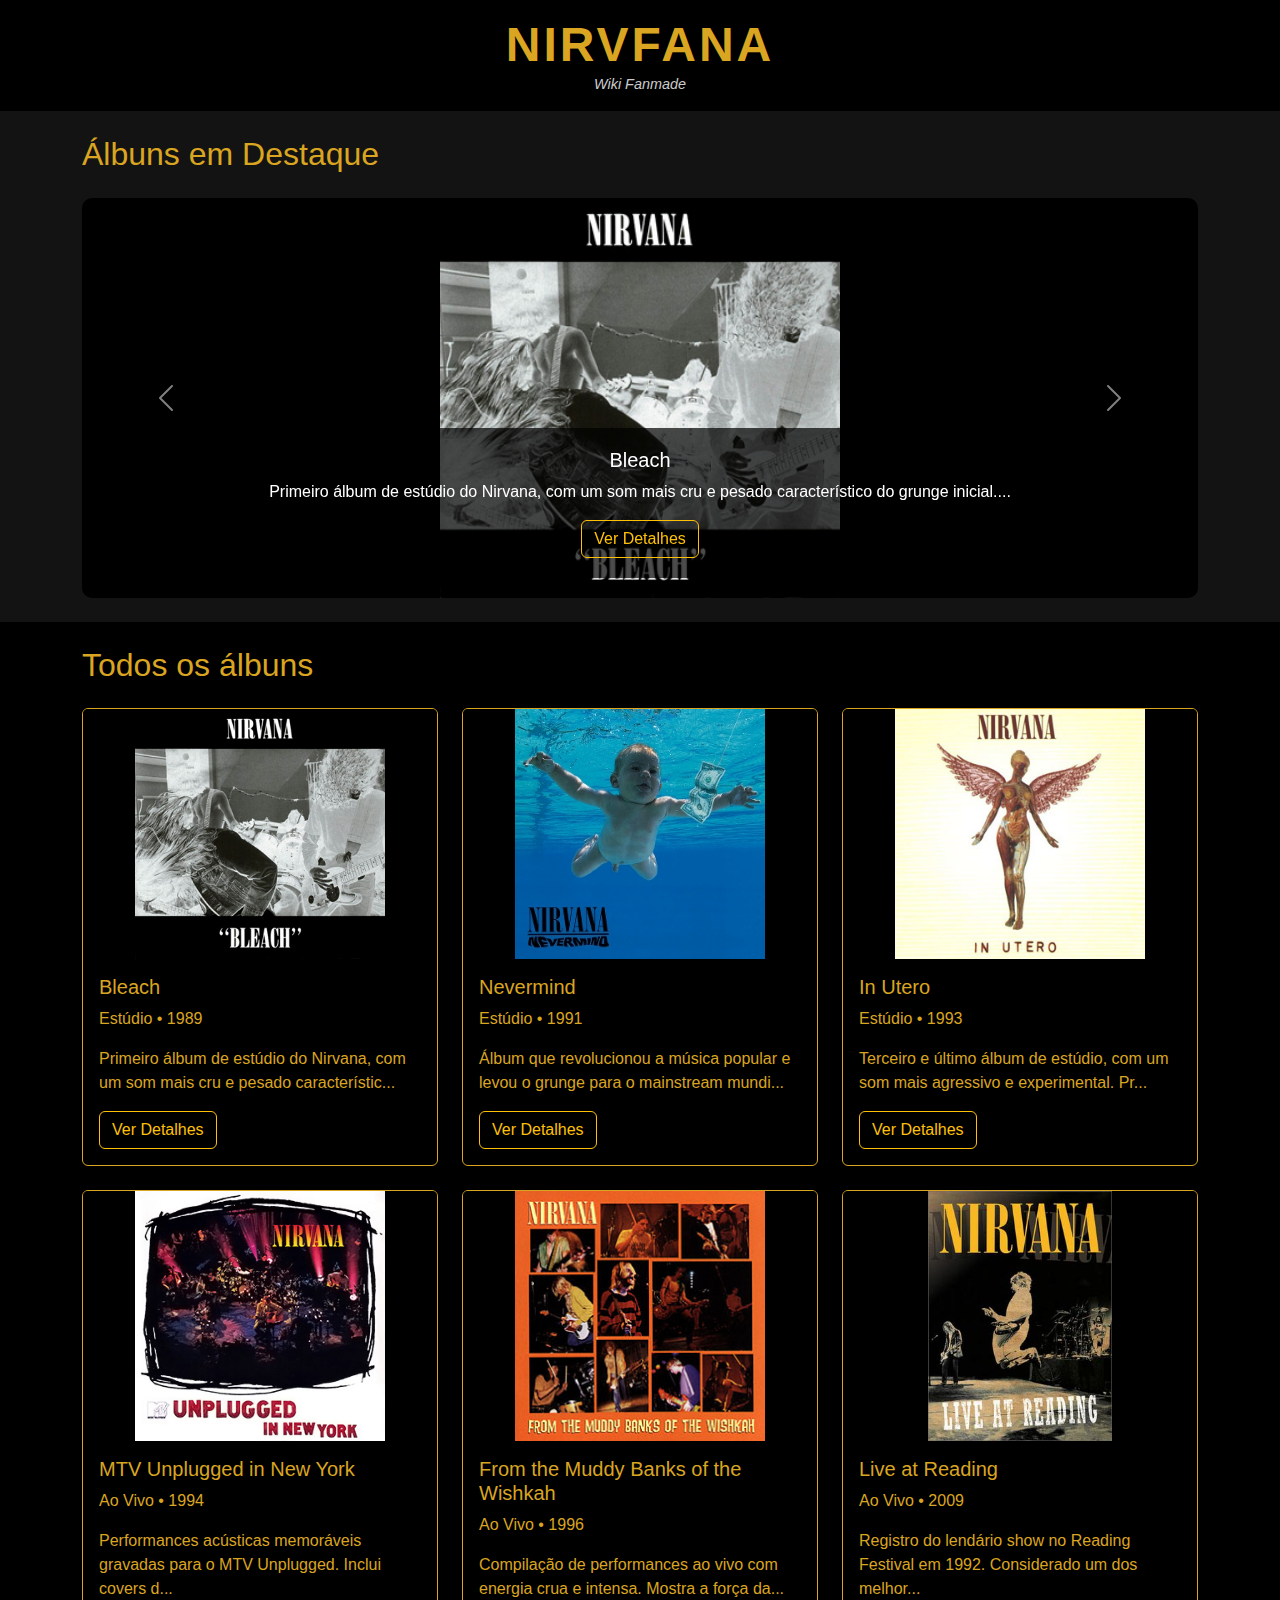
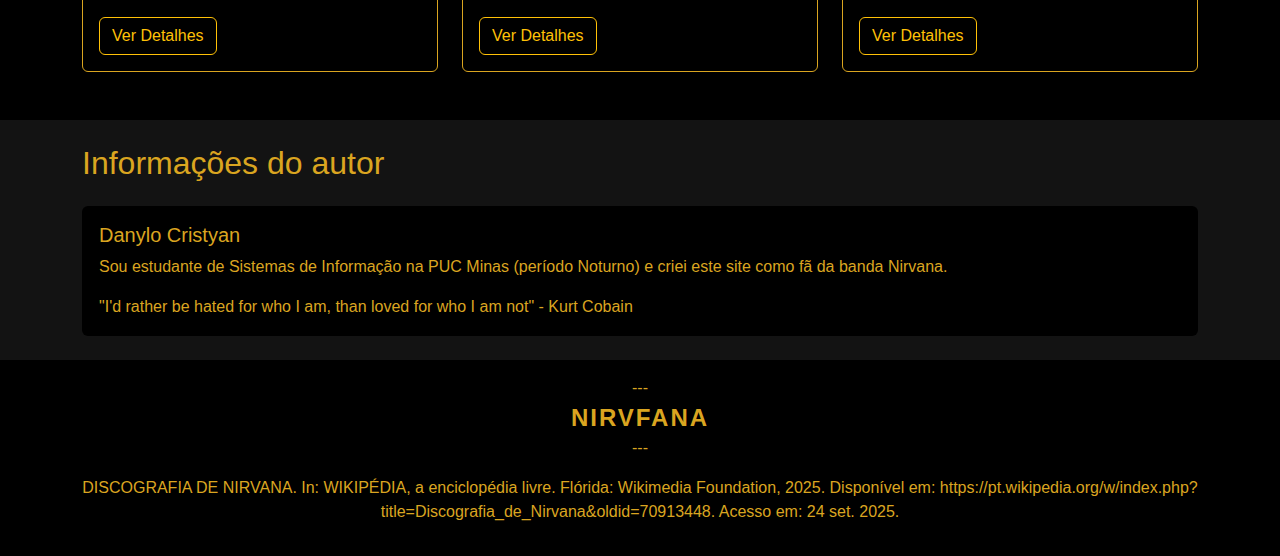
<file: public/index.html>
<!DOCTYPE html>
<html lang="pt-BR">
<head>
    <meta charset="UTF-8">
    <meta name="viewport" content="width=device-width, initial-scale=1.0">
    <title>Nirvfana - Wiki</title>
    <link href="https://cdn.jsdelivr.net/npm/bootstrap@5.3.0/dist/css/bootstrap.min.css" rel="stylesheet">
    <link rel="stylesheet" href="assets/styles.css">
</head>
<body>
    <header class="bg-dark text-goldenrod py-3">
        <div class="container">
            <div class="logo text-center">
                <h1 class="mb-0 nirvana-logo">NIRVFANA</h1>
                <p class="mb-0 tagline">Wiki Fanmade</p>
            </div>
        </div>
    </header>

    <section class="py-4 bg-light-dark">
        <div class="container">
            <h2 class="text-goldenrod mb-4">Álbuns em Destaque</h2>
            <div id="carouselDestaques" class="carousel slide" data-bs-ride="carousel">
                <div class="carousel-inner" id="carousel-inner">
                </div>
                <button class="carousel-control-prev" type="button" data-bs-target="#carouselDestaques" data-bs-slide="prev">
                    <span class="carousel-control-prev-icon" aria-hidden="true"></span>
                </button>
                <button class="carousel-control-next" type="button" data-bs-target="#carouselDestaques" data-bs-slide="next">
                    <span class="carousel-control-next-icon" aria-hidden="true"></span>
                </button>
            </div>
        </div>
    </section>

    <section class="py-4">
        <div class="container">
            <h2 class="text-goldenrod mb-4">Todos os álbuns</h2>
            <div class="row" id="albuns-container">
            </div>
        </div>
    </section>

    <section class="py-4 bg-light-dark">
        <div class="container">
            <h2 class="text-goldenrod mb-4">Informações do autor</h2>
            <div class="card bg-dark text-goldenrod">
                <div class="card-body">
                    <h5 class="card-title">Danylo Cristyan</h5>
                    <p class="card-text">Sou estudante de Sistemas de Informação na PUC Minas (período Noturno) e criei este site como fã da banda Nirvana.</p>
                    <p class="card-text mb-0">"I'd rather be hated for who I am, than loved for who I am not" - Kurt Cobain</p>
                </div>
            </div>
        </div>
    </section>

    <footer class="bg-dark text-goldenrod py-3 text-center">
        <div class="container">
            <p class="mb-0">---</p>
            <p class="mb-0 nirvana-logo-footer">NIRVFANA</p>
            <p class="mb-0">---</p>
        </div>
        <div>
            <p class="mb 0"></p> DISCOGRAFIA DE NIRVANA. In: WIKIPÉDIA, a enciclopédia livre. Flórida: Wikimedia Foundation, 2025. Disponível em: https://pt.wikipedia.org/w/index.php?title=Discografia_de_Nirvana&oldid=70913448. Acesso em: 24 set. 2025. </p>
        </div>
    </footer>

    <script src="https://cdn.jsdelivr.net/npm/bootstrap@5.3.0/dist/js/bootstrap.bundle.min.js"></script>
    <script src="assets/app.js"></script>
</body>
</html>
</file>
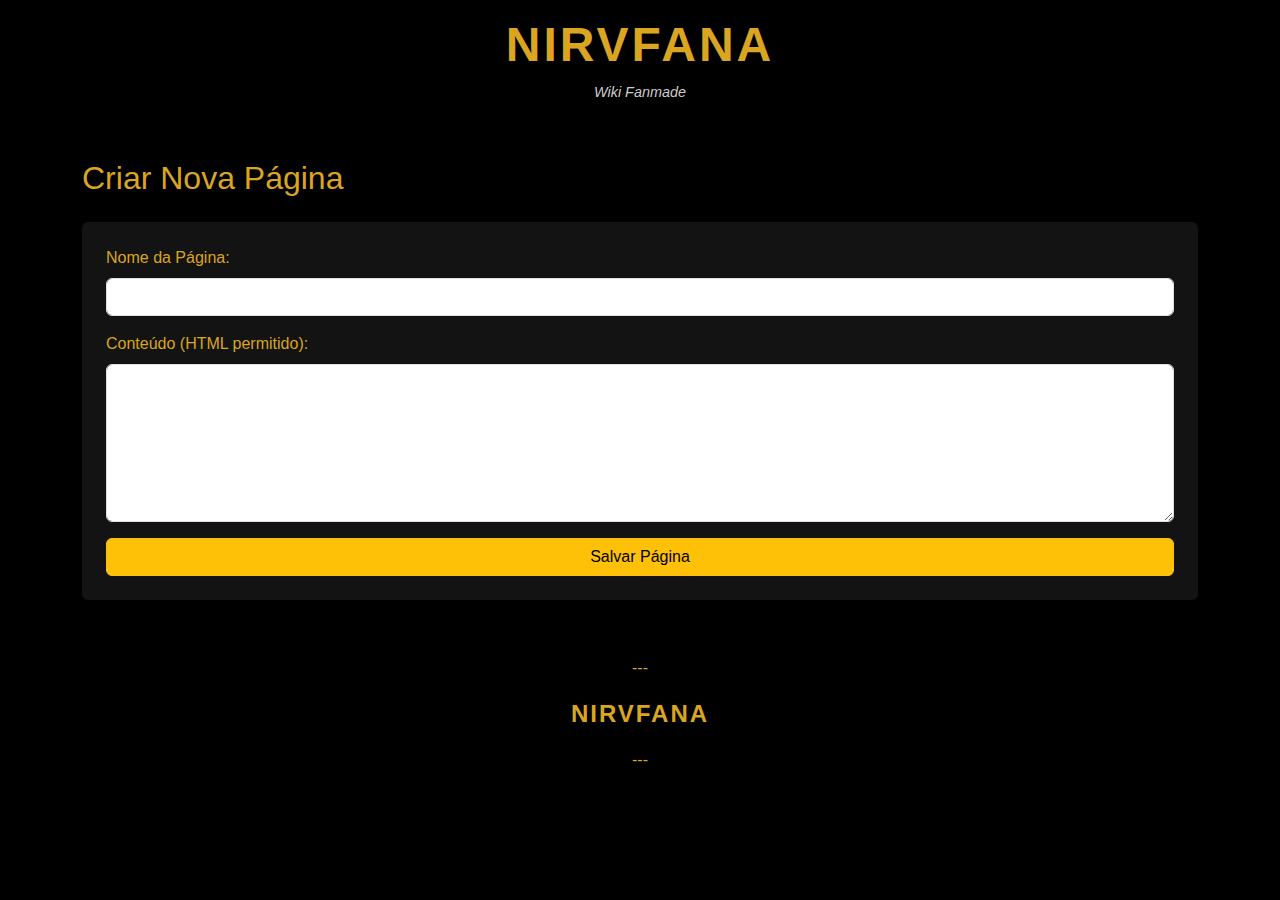
<file: public/add-page.html>
<!DOCTYPE html>
<html lang="pt-BR">
<head>
    <meta charset="UTF-8">
    <meta name="viewport" content="width=device-width, initial-scale=1.0">
    <title>Cadastrar Nova Página - Nirvfana</title>
    <link href="https://cdn.jsdelivr.net/npm/bootstrap@5.3.0/dist/css/bootstrap.min.css" rel="stylesheet">
    <link rel="stylesheet" href="assets/styles.css">
</head>
<body>

<header class="bg-dark text-goldenrod py-3">
    <div class="container text-center">
        <h1 class="nirvana-logo">NIRVFANA</h1>
        <p class="tagline">Wiki Fanmade</p>
    </div>
</header>

<main class="py-4">
    <div class="container">

        <h2 class="text-goldenrod mb-4">Criar Nova Página</h2>

        <form id="formAddPage" class="bg-light-dark p-4 rounded">

            <label class="form-label text-goldenrod">Nome da Página:</label>
            <input class="form-control mb-3" id="pageName" required>

            <label class="form-label text-goldenrod">Conteúdo (HTML permitido):</label>
            <textarea class="form-control mb-3" id="pageContent" rows="6" required></textarea>

            <button class="btn btn-warning w-100">Salvar Página</button>

        </form>

        <p id="status" class="mt-3"></p>

    </div>
</main>

<footer class="bg-dark text-goldenrod py-3 text-center">
    <div class="container">
        <p>---</p>
        <p class="nirvana-logo-footer">NIRVFANA</p>
        <p>---</p>
    </div>
</footer>

<script>
document.getElementById("formAddPage").addEventListener("submit", (e) => {
    e.preventDefault();

    const nome = document.getElementById("pageName").value.trim();
    const conteudo = document.getElementById("pageContent").value;

    const file = nome.toLowerCase().replace(/\s+/g, "-") + ".html";

    const html = `
<!DOCTYPE html>
<html>
<head>
<meta charset="UTF-8">
<title>${nome}</title>
<link rel="stylesheet" href="assets/styles.css">
</head>
<body>
${conteudo}
</body>
</html>`;

    
    const blob = new Blob([html], { type: "text/html" });
    const a = document.createElement("a");
    a.href = URL.createObjectURL(blob);
    a.download = file;
    a.click();

    document.getElementById("status").innerText = "Página gerada! Arquivo baixado.";
});
</script>

</body>
</html>
</file>
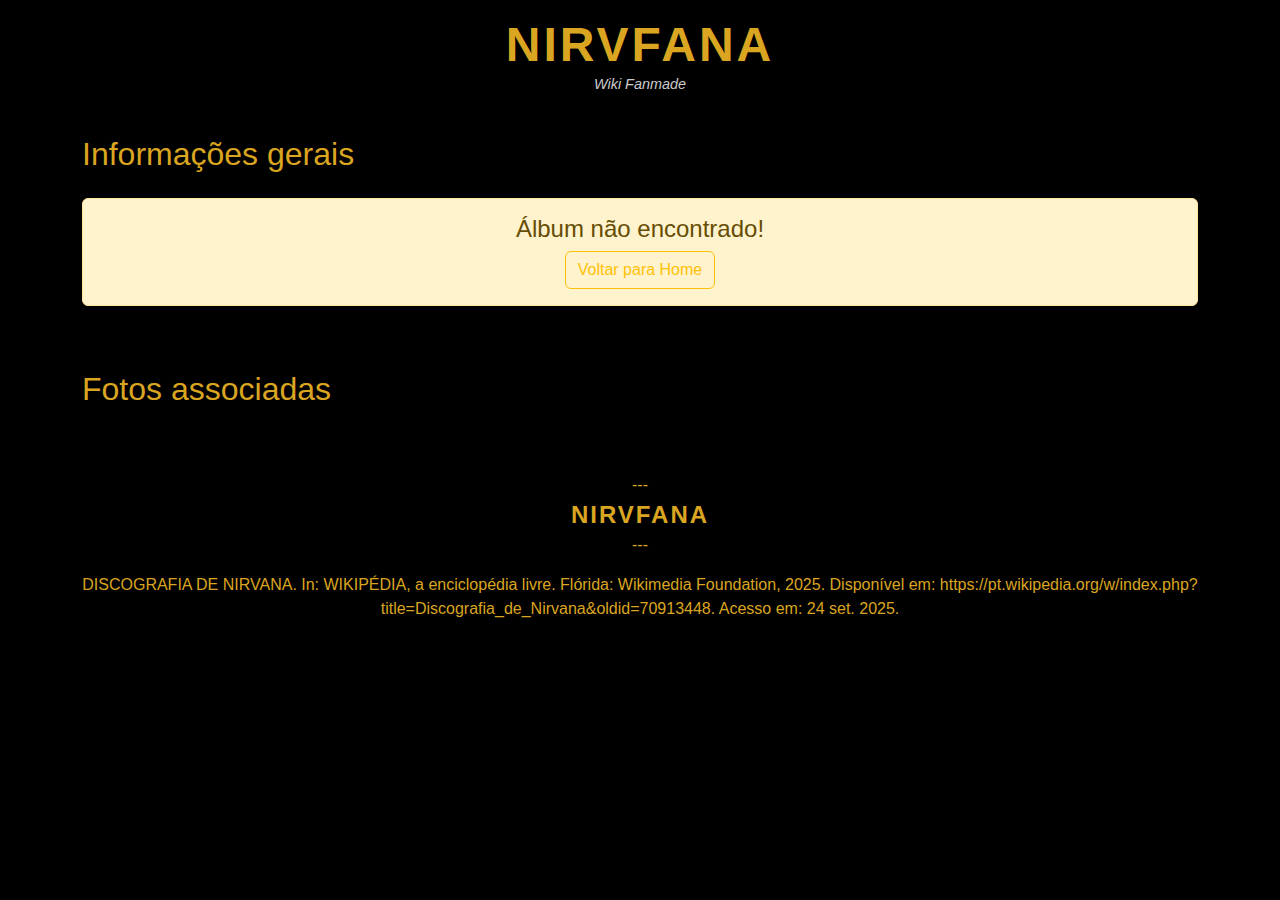
<file: public/detalhe.html>
<!DOCTYPE html>
<html lang="pt-BR">
<head>
    <meta charset="UTF-8">
    <meta name="viewport" content="width=device-width, initial-scale=1.0">
    <title>Detalhes do álbum - Nirvfana</title>
    <link href="https://cdn.jsdelivr.net/npm/bootstrap@5.3.0/dist/css/bootstrap.min.css" rel="stylesheet">
    <link rel="stylesheet" href="assets/styles.css">
</head>
<body>
    <header class="bg-dark text-goldenrod py-3">
        <div class="container">
            <div class="logo text-center">
                <h1 class="mb-0 nirvana-logo">NIRVFANA</h1>
                <p class="mb-0 tagline">Wiki Fanmade</p>
            </div>
        </div>
    </header>

    <main class="py-4">
        <div class="container">
            <section class="mb-5">
                <h2 class="text-goldenrod mb-4" id="album-title">Informações gerais</h2>
                <div class="row" id="album-details">
                </div>
            </section>

            <section>
                <h2 class="text-goldenrod mb-4">Fotos associadas</h2>
                <div class="row" id="album-photos">
                </div>
            </section>
        </div>
    </main>

    <footer class="bg-dark text-goldenrod py-3 text-center">
        <div class="container">
            <p class="mb-0">---</p>
            <p class="mb-0 nirvana-logo-footer">NIRVFANA</p>
            <p class="mb-0">---</p>
        </div>
        <div>
            <p class="mb 0"></p> DISCOGRAFIA DE NIRVANA. In: WIKIPÉDIA, a enciclopédia livre. Flórida: Wikimedia Foundation, 2025. Disponível em: https://pt.wikipedia.org/w/index.php?title=Discografia_de_Nirvana&oldid=70913448. Acesso em: 24 set. 2025. </p>
        </div>
    </footer>

    <script src="https://cdn.jsdelivr.net/npm/bootstrap@5.3.0/dist/js/bootstrap.bundle.min.js"></script>
    <script src="assets/app.js"></script>
</body>
</html>
</file>
<file: public/assets/styles.css>
body {
    background-color: #000000;
    background-image: url('https://mcdn.wallpapersafari.com/medium/18/22/nykNtA.png');
    background-repeat: no-repeat;
    background-size: cover;
    background-position: center;
    margin: 0;
    padding: 0;
    font-family: 'Trebuchet MS', 'Lucida Sans Unicode', sans-serif;
    color: white;
    min-height: 100vh;
}

.text-goldenrod {
    color: goldenrod !important;
}

.bg-light-dark {
    background-color: rgba(24, 24, 24, 0.8) !important;
}

.bg-dark {
    background-color: #000000 !important;
}

.nirvana-logo {
    font-family: 'Arial Black', 'Impact', sans-serif;
    font-size: 3rem;
    font-weight: 900;
    text-transform: uppercase;
    letter-spacing: 3px;
    text-shadow: 2px 2px 4px rgba(0,0,0,0.5);
    color: goldenrod;
}

.tagline {
    font-size: 0.9rem;
    color: #ccc;
    font-style: italic;
}

.nirvana-logo-footer {
    font-family: 'Arial Black', 'Impact', sans-serif;
    font-size: 1.5rem;
    font-weight: 900;
    letter-spacing: 2px;
}

.card-album {
    background: rgba(0, 0, 0, 0.7) !important;
    border: 1px solid goldenrod;
    transition: transform 0.3s ease;
    height: 100%;
}

.card-album:hover {
    transform: translateY(-5px);
    box-shadow: 0 5px 15px rgba(218, 165, 32, 0.3);
}

.carousel-item img {
    height: 400px;
    object-fit: contain;
    border-radius: 10px;
    background: #000;
}

.carousel-caption {
    background: rgba(0, 0, 0, 0.7);
    border-radius: 5px;
    bottom: 20px;
}

.album-cover {
    max-width: 100%;
    border-radius: 10px;
    border: 2px solid goldenrod;
    background: #000;
}

.photo-thumb {
    width: 100%;
    height: 200px;
    object-fit: contain;
    border-radius: 5px;
    margin-bottom: 15px;
    background: #000;
    border: 1px solid goldenrod;
}

@media (max-width: 768px) {
    .carousel-item img {
        height: 300px;
    }
    
    .container {
        padding: 0 15px;
    }
    
    .nirvana-logo {
        font-size: 2.2rem;
    }
}

@media (max-width: 576px) {
    .carousel-item img {
        height: 250px;
    }
    
    .nirvana-logo {
        font-size: 1.8rem;
        letter-spacing: 2px;
    }
    
    h1 {
        font-size: 1.8rem;
    }
    
    h2 {
        font-size: 1.5rem;
    }
}
</file>
